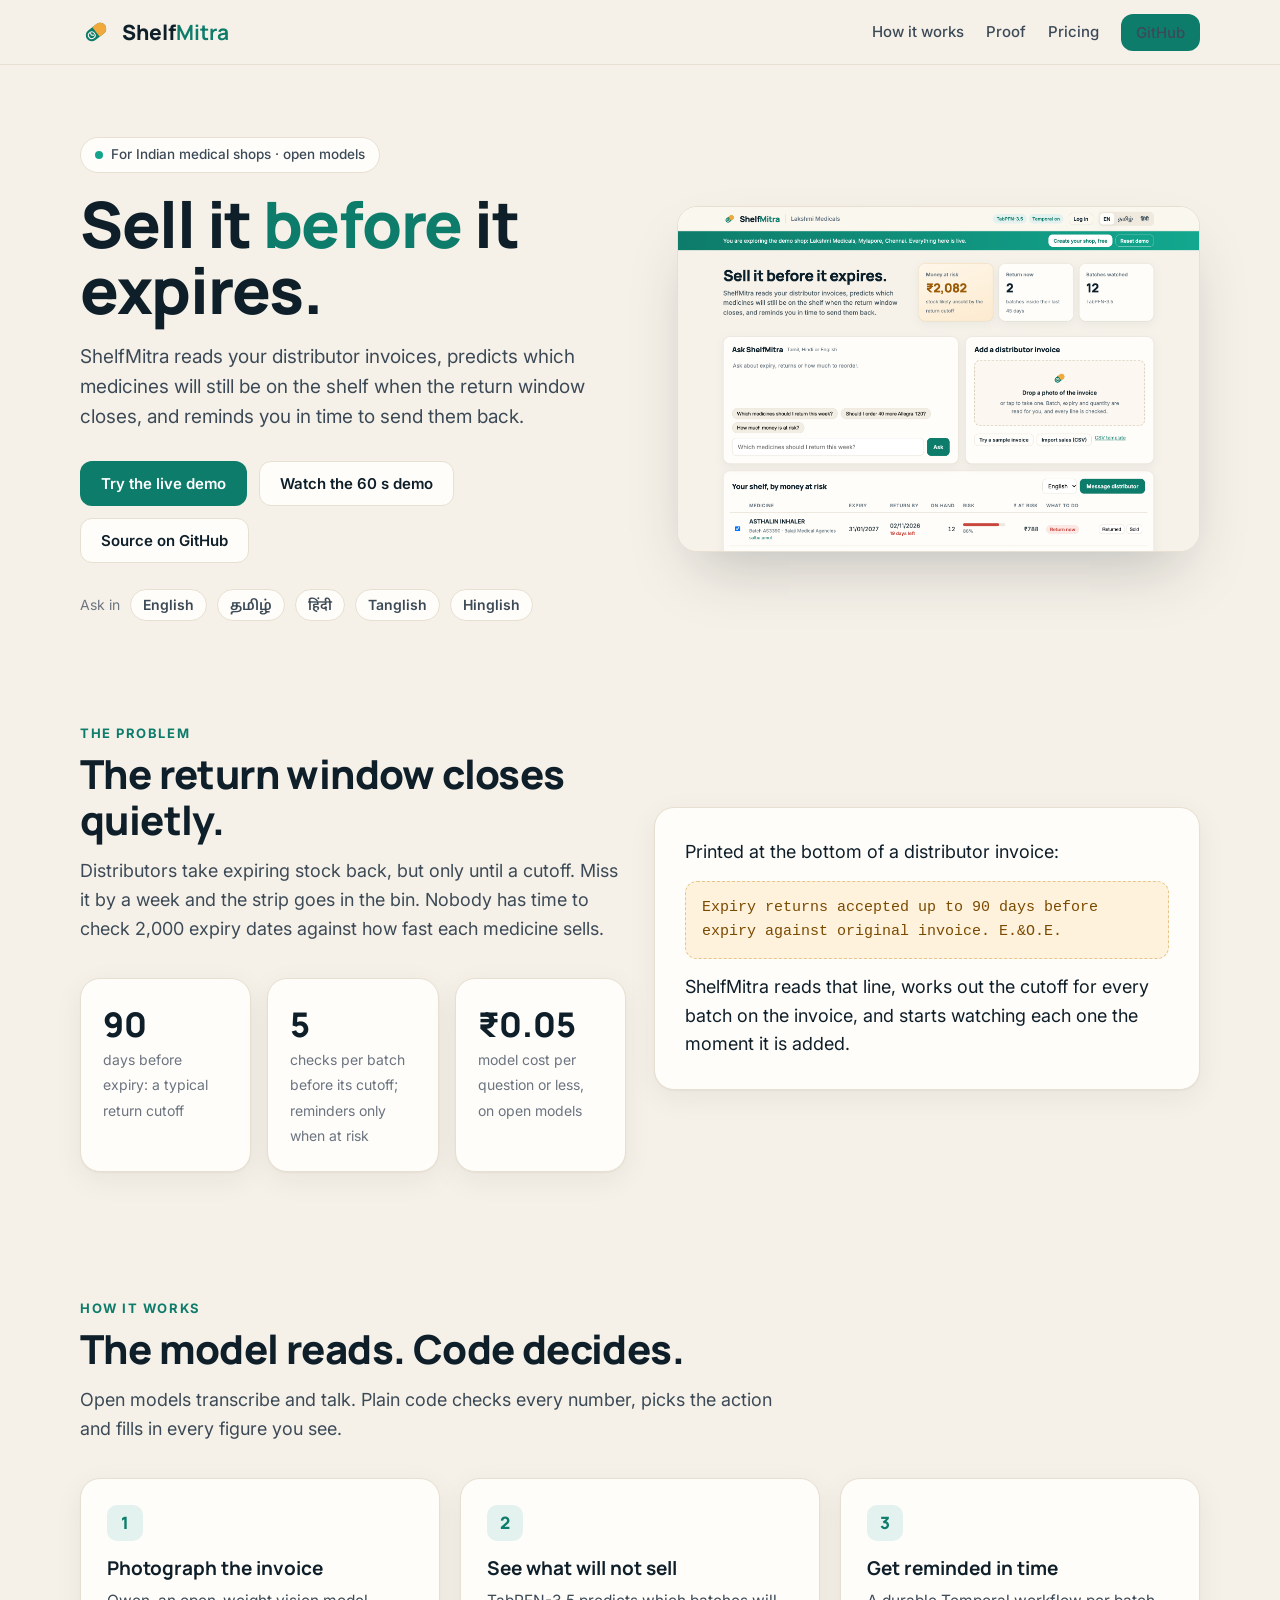
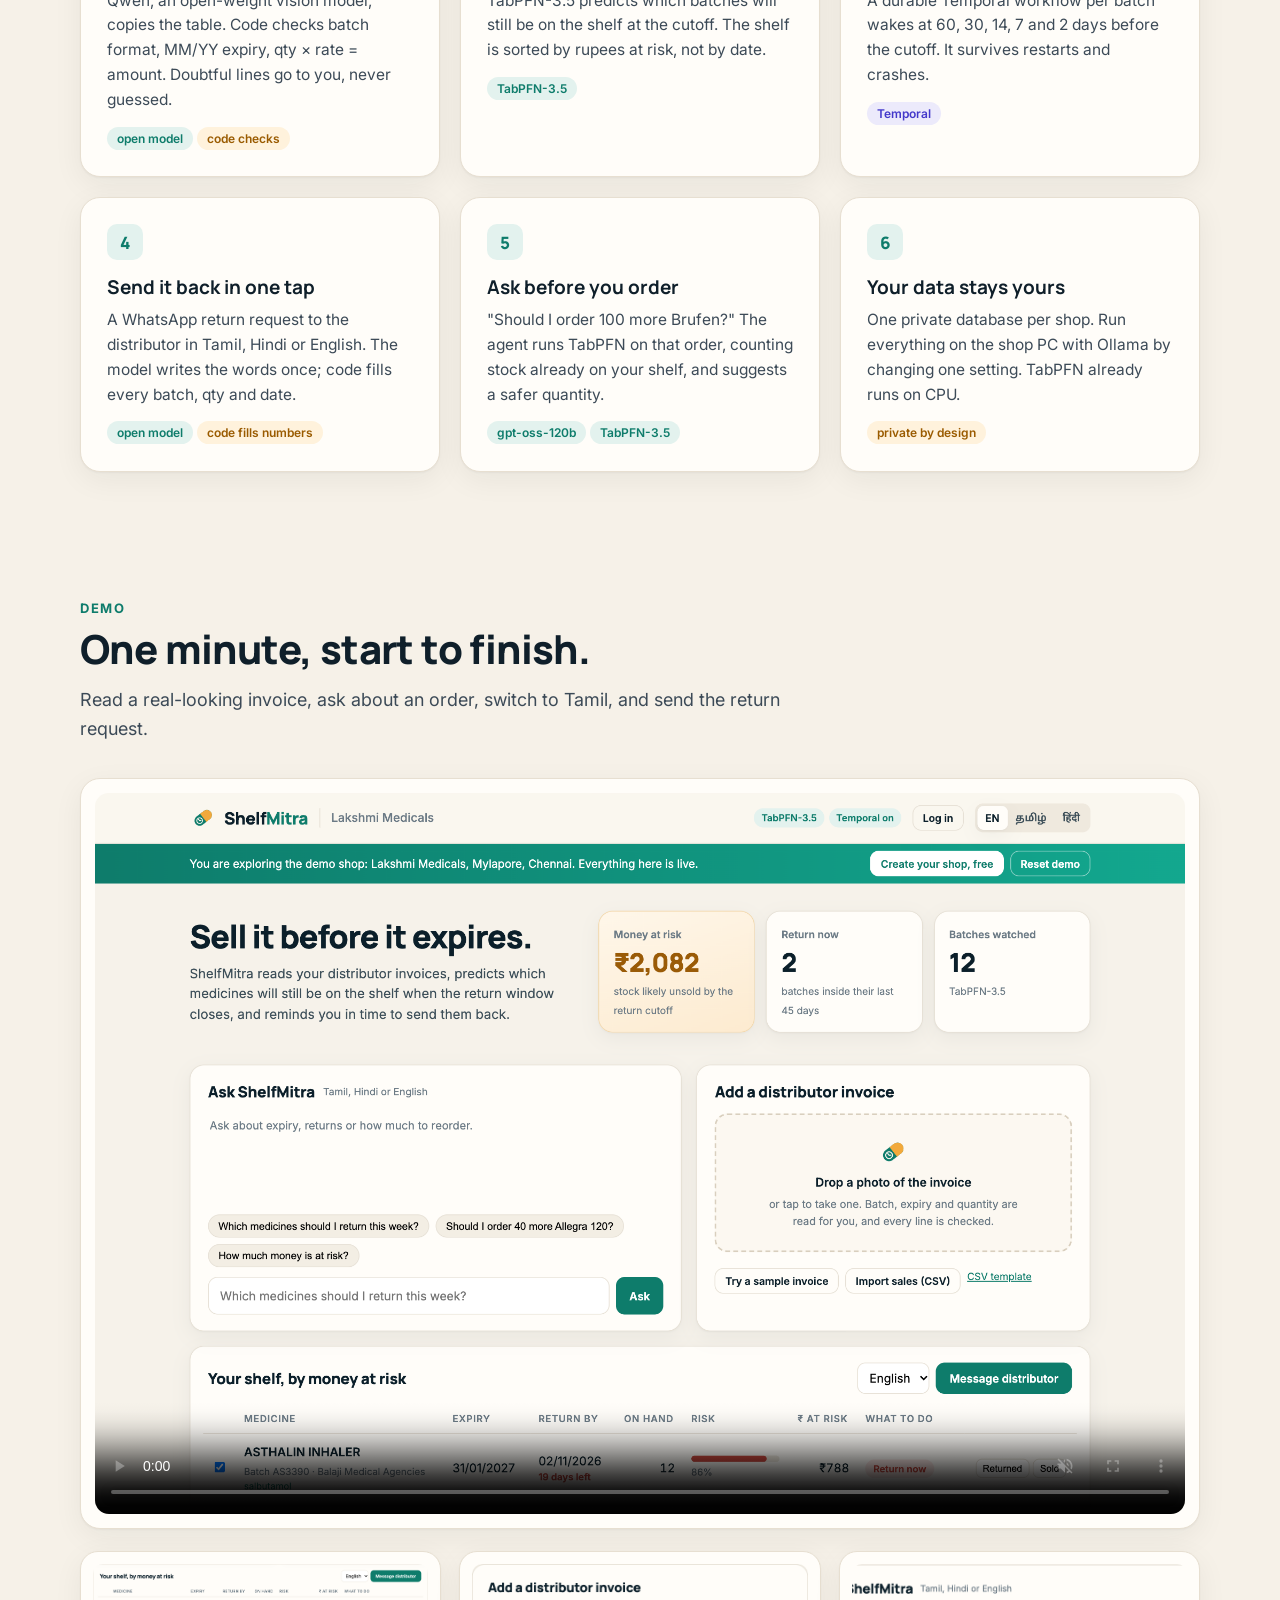
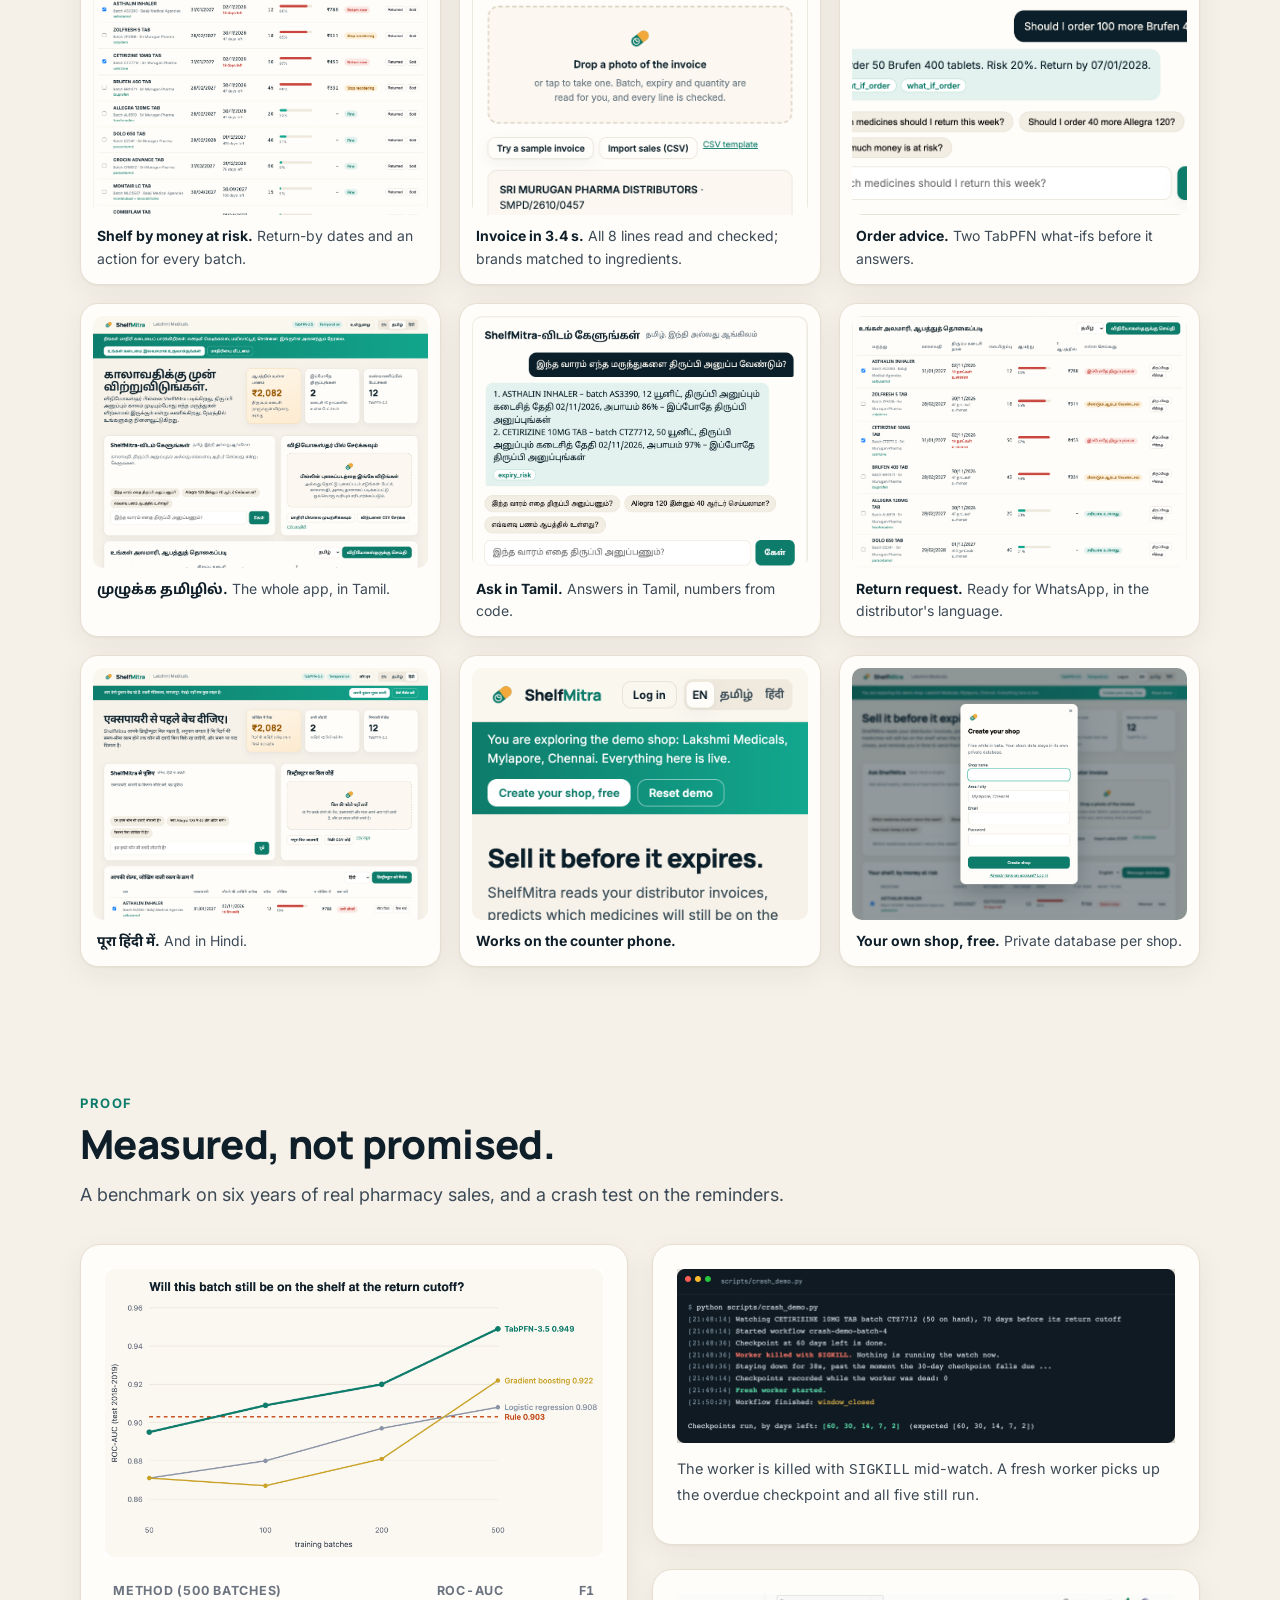
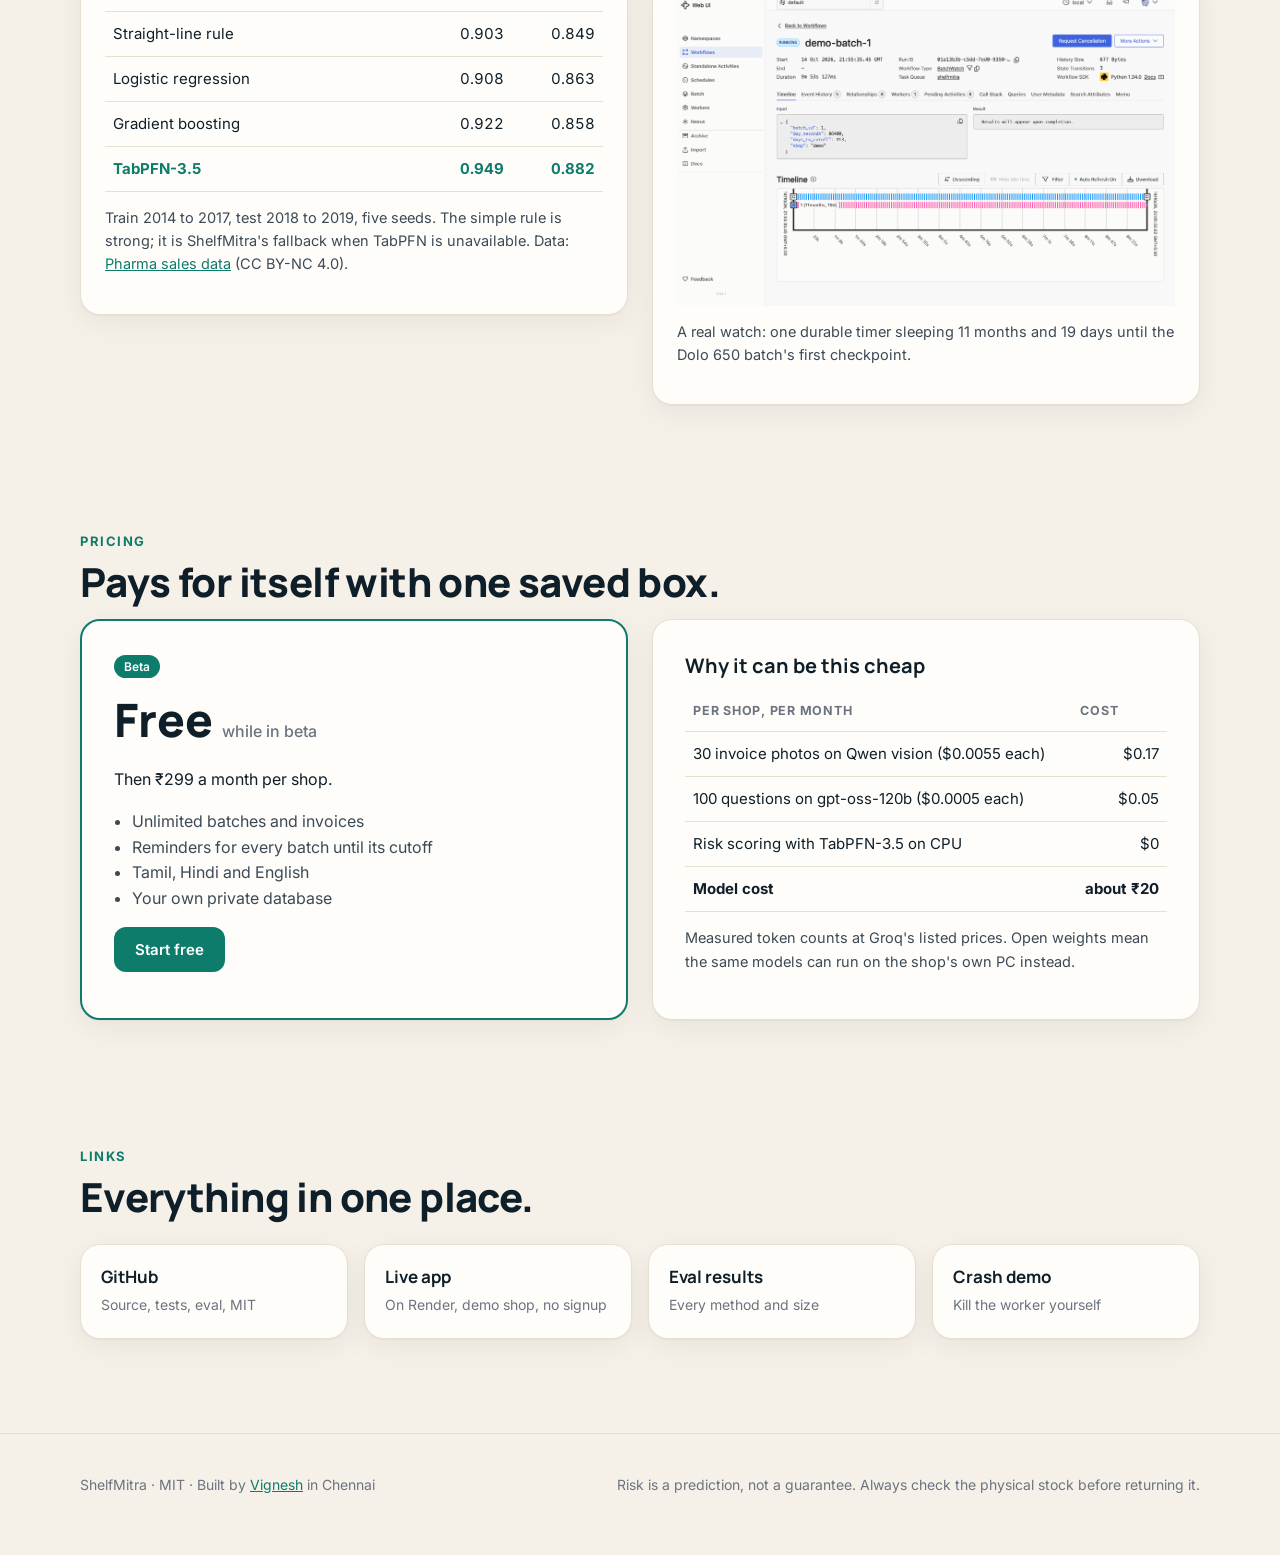
<file: docs/index.html>
<!doctype html>
<html lang="en">
<head>
<meta charset="utf-8">
<meta name="viewport" content="width=device-width, initial-scale=1">
<title>ShelfMitra · Sell it before it expires</title>
<meta name="description" content="ShelfMitra catches medicines that will expire unsold while the distributor will still take them back. For Indian medical shops, in Tamil, Hindi and English. Open-weight models, TabPFN-3.5 and Temporal.">
<meta property="og:title" content="ShelfMitra · Sell it before it expires">
<meta property="og:description" content="Expiry rescue for Indian medical shops, in Tamil, Hindi and English.">
<meta property="og:image" content="https://vignesh2027.github.io/shelfmitra/screens/01_dashboard.png">
<meta name="twitter:card" content="summary_large_image">
<link rel="icon" href="logo.svg" type="image/svg+xml">
<link rel="preconnect" href="https://fonts.googleapis.com">
<link href="https://fonts.googleapis.com/css2?family=Manrope:wght@600;700;800&family=Inter:wght@400;500;600&family=Noto+Sans+Tamil:wght@500;600&family=Noto+Sans+Devanagari:wght@500;600&display=swap" rel="stylesheet">
<style>
:root{--bg:#F6F1E8;--card:#FFFDF9;--ink:#0F1F2A;--ink2:#3C4A57;--muted:#6B7480;--line:#E7DFD1;--teal:#0E7C6B;--teal2:#14A38B;--gold:#E9A23B;--goldbg:#FFF2DC;--red:#C2410C;--shadow:0 1px 2px rgba(15,31,42,.04),0 8px 30px rgba(15,31,42,.06)}
*{box-sizing:border-box}html{scroll-behavior:smooth}
body{margin:0;background:var(--bg);color:var(--ink);font:16px/1.6 Inter,"Noto Sans Tamil","Noto Sans Devanagari",system-ui,sans-serif;-webkit-font-smoothing:antialiased}
a{color:var(--teal)}img,video{max-width:100%;display:block}
.wrap{max-width:1160px;margin:0 auto;padding:0 20px}
nav{position:sticky;top:0;z-index:5;background:rgba(246,241,232,.85);backdrop-filter:blur(10px);border-bottom:1px solid var(--line)}
.nav{display:flex;align-items:center;gap:18px;height:64px}
.brand{display:flex;align-items:center;gap:10px;font:800 21px Manrope;color:var(--ink);text-decoration:none}.brand b{color:var(--teal)}
.nav .links{margin-left:auto;display:flex;gap:22px;align-items:center}
.nav .links a{color:var(--ink2);text-decoration:none;font-weight:500;font-size:15px}
.btn{display:inline-flex;align-items:center;gap:8px;padding:12px 20px;border-radius:12px;font:600 15px Inter;text-decoration:none;border:1.5px solid transparent;transition:transform .15s,box-shadow .15s;white-space:nowrap}
.btn:hover{transform:translateY(-1px);box-shadow:var(--shadow)}
.btn.p{background:var(--teal);color:#fff}.btn.g{background:var(--card);color:var(--ink);border-color:var(--line)}
.btn.sm{padding:8px 14px;font-size:14px}
header.hero{padding:72px 0 40px}
.hero-grid{display:grid;grid-template-columns:1.05fr 1fr;gap:48px;align-items:center}
.eyebrow{display:inline-flex;gap:8px;align-items:center;background:var(--card);border:1px solid var(--line);border-radius:99px;padding:6px 14px;font-size:13.5px;color:var(--ink2);font-weight:500}
.eyebrow i{width:8px;height:8px;border-radius:50%;background:var(--teal2)}
h1{font:800 clamp(40px,5.6vw,64px)/1.04 Manrope;letter-spacing:-.02em;margin:18px 0 18px}
h1 em{font-style:normal;color:var(--teal)}
.lede{font-size:19px;color:var(--ink2);max-width:540px;margin:0 0 28px}
.ctas{display:flex;gap:12px;flex-wrap:wrap}
.langs{margin-top:26px;display:flex;gap:10px;flex-wrap:wrap;color:var(--muted);font-size:14px;align-items:center}
.langs span{background:var(--card);border:1px solid var(--line);padding:4px 12px;border-radius:99px;color:var(--ink2);font-weight:600}
.hero-shot{border-radius:20px;overflow:hidden;box-shadow:0 30px 60px -20px rgba(15,31,42,.25);border:1px solid var(--line);background:var(--card)}
section{padding:64px 0}
h2{font:800 clamp(28px,3.4vw,40px)/1.15 Manrope;letter-spacing:-.015em;margin:0 0 14px}
.kicker{font:700 13px Inter;letter-spacing:.12em;text-transform:uppercase;color:var(--teal);margin-bottom:10px}
.sub{color:var(--ink2);font-size:18px;max-width:720px;margin:0 0 34px}
.card{background:var(--card);border:1px solid var(--line);border-radius:20px;box-shadow:var(--shadow)}
.problem{display:grid;grid-template-columns:1fr 1fr;gap:28px;align-items:center}
.quote{padding:30px;font-size:18px}
.quote .inv{font-family:ui-monospace,Menlo,monospace;background:var(--goldbg);border:1px dashed #E6C58A;padding:14px 16px;border-radius:12px;font-size:15px;color:#7A4A00;margin:14px 0}
.stat{display:grid;grid-template-columns:repeat(3,1fr);gap:16px}
.stat div{padding:22px}.stat b{display:block;font:800 34px Manrope;color:var(--ink)}.stat small{color:var(--muted);font-size:14px}
.steps{display:grid;grid-template-columns:repeat(3,1fr);gap:20px}
.step{padding:26px}.step .n{width:36px;height:36px;border-radius:10px;background:#E3F2EE;color:var(--teal);font:800 17px Manrope;display:grid;place-items:center;margin-bottom:14px}
.step h3{font:700 19px Manrope;margin:0 0 8px}.step p{margin:0;color:var(--ink2);font-size:15.5px}
.step .tag{display:inline-block;margin-top:14px;font:600 12px Inter;padding:4px 10px;border-radius:99px;background:#E3F2EE;color:var(--teal)}
.step .tag.c{background:var(--goldbg);color:#9A5B00}.step .tag.t{background:#ECEAFB;color:#4338CA}
.video{padding:14px}.video video{border-radius:14px;width:100%}
.gallery{display:grid;grid-template-columns:repeat(3,1fr);gap:18px}
.gallery figure{margin:0;padding:12px;background:var(--card);border:1px solid var(--line);border-radius:18px;box-shadow:var(--shadow)}
.gallery img{border-radius:10px;aspect-ratio:4/3;object-fit:cover;object-position:top;width:100%;cursor:zoom-in}
.gallery figcaption{font-size:14px;color:var(--ink2);padding:10px 4px 2px}
.gallery figcaption b{color:var(--ink)}
.two{display:grid;grid-template-columns:1fr 1fr;gap:24px;align-items:start}
.pad{padding:24px}
table{width:100%;border-collapse:collapse;font-size:15px}
th,td{text-align:left;padding:10px 8px;border-bottom:1px solid var(--line)}th{font-size:12.5px;letter-spacing:.06em;text-transform:uppercase;color:var(--muted)}
td.n,th.n{text-align:right;font-variant-numeric:tabular-nums}tr.hl td{font-weight:700;color:var(--teal)}
.note{font-size:14.5px;color:var(--ink2);margin-top:14px}
.price{display:grid;grid-template-columns:1fr 1fr;gap:24px}
.plan{padding:32px}.plan .amt{font:800 46px Manrope}.plan .amt small{font:500 16px Inter;color:var(--muted)}
.plan ul{padding-left:18px;color:var(--ink2)}.plan.feat{border:2px solid var(--teal)}
.badge{display:inline-block;background:var(--teal);color:#fff;font:600 12px Inter;padding:4px 10px;border-radius:99px;margin-bottom:10px}
.econ td:last-child{text-align:right}
.links{display:grid;grid-template-columns:repeat(4,1fr);gap:16px}
.lk{padding:20px;text-decoration:none;color:var(--ink);display:block;transition:transform .15s}.lk:hover{transform:translateY(-2px)}
.lk b{display:block;font:700 17px Manrope;margin-bottom:4px}.lk span{color:var(--muted);font-size:14px}
footer{padding:40px 0 60px;color:var(--muted);font-size:14px;border-top:1px solid var(--line);margin-top:30px}
footer .wrap{display:flex;justify-content:space-between;gap:20px;flex-wrap:wrap}
dialog{border:0;padding:0;background:transparent;max-width:min(1400px,96vw)}dialog::backdrop{background:rgba(15,31,42,.7)}
dialog img{border-radius:12px;max-height:92vh;width:auto}
@media (max-width:900px){
 .hero-grid,.problem,.two,.price{grid-template-columns:1fr}
 .steps,.gallery{grid-template-columns:1fr 1fr}.links{grid-template-columns:1fr 1fr}
 .nav .links a:not(.btn){display:none}
 header.hero{padding:40px 0 20px}
}
@media (max-width:560px){.steps,.gallery,.links,.stat{grid-template-columns:1fr}section{padding:44px 0}}
</style>
</head>
<body>
<nav><div class="wrap nav">
  <a class="brand" href="#"><img src="logo.svg" width="32" height="32" alt=""><span>Shelf<b>Mitra</b></span></a>
  <div class="links">
    <a href="#how">How it works</a><a href="#proof">Proof</a><a href="#pricing">Pricing</a>
    <a class="btn p sm" href="https://github.com/vignesh2027/shelfmitra">GitHub</a>
  </div>
</div></nav>

<header class="hero"><div class="wrap hero-grid">
  <div>
    <span class="eyebrow"><i></i>For Indian medical shops · open models</span>
    <h1>Sell it <em>before</em> it expires.</h1>
    <p class="lede">ShelfMitra reads your distributor invoices, predicts which medicines will still be on the shelf when the return window closes, and reminds you in time to send them back.</p>
    <div class="ctas">
      <a class="btn p" id="live" href="https://shelfmitra.onrender.com">Try the live demo</a>
      <a class="btn g" href="#demo">Watch the 60 s demo</a>
      <a class="btn g" href="https://github.com/vignesh2027/shelfmitra">Source on GitHub</a>
    </div>
    <div class="langs">Ask in <span>English</span><span>தமிழ்</span><span>हिंदी</span><span>Tanglish</span><span>Hinglish</span></div>
  </div>
  <div class="hero-shot"><img src="screens/01_dashboard.png" alt="ShelfMitra dashboard showing ₹2,082 at risk across 12 batches"></div>
</div></header>

<section id="problem"><div class="wrap problem">
  <div>
    <div class="kicker">The problem</div>
    <h2>The return window closes quietly.</h2>
    <p class="sub">Distributors take expiring stock back, but only until a cutoff. Miss it by a week and the strip goes in the bin. Nobody has time to check 2,000 expiry dates against how fast each medicine sells.</p>
    <div class="stat">
      <div class="card"><b>90</b><small>days before expiry: a typical return cutoff</small></div>
      <div class="card"><b>5</b><small>checks per batch before its cutoff; reminders only when at risk</small></div>
      <div class="card"><b>₹0.05</b><small>model cost per question or less, on open models</small></div>
    </div>
  </div>
  <div class="card quote">
    Printed at the bottom of a distributor invoice:
    <div class="inv">Expiry returns accepted up to 90 days before expiry against original invoice. E.&amp;O.E.</div>
    ShelfMitra reads that line, works out the cutoff for every batch on the invoice, and starts watching each one the moment it is added.
  </div>
</div></section>

<section id="how"><div class="wrap">
  <div class="kicker">How it works</div>
  <h2>The model reads. Code decides.</h2>
  <p class="sub">Open models transcribe and talk. Plain code checks every number, picks the action and fills in every figure you see.</p>
  <div class="steps">
    <div class="card step"><div class="n">1</div><h3>Photograph the invoice</h3><p>Qwen, an open-weight vision model, copies the table. Code checks batch format, MM/YY expiry, qty × rate = amount. Doubtful lines go to you, never guessed.</p><span class="tag">open model</span> <span class="tag c">code checks</span></div>
    <div class="card step"><div class="n">2</div><h3>See what will not sell</h3><p>TabPFN-3.5 predicts which batches will still be on the shelf at the cutoff. The shelf is sorted by rupees at risk, not by date.</p><span class="tag">TabPFN-3.5</span></div>
    <div class="card step"><div class="n">3</div><h3>Get reminded in time</h3><p>A durable Temporal workflow per batch wakes at 60, 30, 14, 7 and 2 days before the cutoff. It survives restarts and crashes.</p><span class="tag t">Temporal</span></div>
    <div class="card step"><div class="n">4</div><h3>Send it back in one tap</h3><p>A WhatsApp return request to the distributor in Tamil, Hindi or English. The model writes the words once; code fills every batch, qty and date.</p><span class="tag">open model</span> <span class="tag c">code fills numbers</span></div>
    <div class="card step"><div class="n">5</div><h3>Ask before you order</h3><p>"Should I order 100 more Brufen?" The agent runs TabPFN on that order, counting stock already on your shelf, and suggests a safer quantity.</p><span class="tag">gpt-oss-120b</span> <span class="tag">TabPFN-3.5</span></div>
    <div class="card step"><div class="n">6</div><h3>Your data stays yours</h3><p>One private database per shop. Run everything on the shop PC with Ollama by changing one setting. TabPFN already runs on CPU.</p><span class="tag c">private by design</span></div>
  </div>
</div></section>

<section id="demo"><div class="wrap">
  <div class="kicker">Demo</div>
  <h2>One minute, start to finish.</h2>
  <p class="sub">Read a real-looking invoice, ask about an order, switch to Tamil, and send the return request.</p>
  <div class="card video"><video src="media/shelfmitra-demo.mp4" controls muted playsinline preload="metadata" poster="screens/01_dashboard.png"></video></div>
  <div class="gallery" style="margin-top:22px">
    <figure><img src="screens/03_shelf.png" alt="Shelf sorted by money at risk" loading="lazy"><figcaption><b>Shelf by money at risk.</b> Return-by dates and an action for every batch.</figcaption></figure>
    <figure><img src="screens/09_invoice_read.png" alt="Invoice read and checked" loading="lazy"><figcaption><b>Invoice in 3.4 s.</b> All 8 lines read and checked; brands matched to ingredients.</figcaption></figure>
    <figure><img src="screens/07_ask_order.png" alt="Order advice" loading="lazy"><figcaption><b>Order advice.</b> Two TabPFN what-ifs before it answers.</figcaption></figure>
    <figure><img src="screens/04_tamil.png" alt="Tamil interface" loading="lazy"><figcaption><b>முழுக்க தமிழில்.</b> The whole app, in Tamil.</figcaption></figure>
    <figure><img src="screens/06_ask_tamil.png" alt="Agent answering in Tamil" loading="lazy"><figcaption><b>Ask in Tamil.</b> Answers in Tamil, numbers from code.</figcaption></figure>
    <figure><img src="screens/10_message_tamil.png" alt="Return request in Tamil" loading="lazy"><figcaption><b>Return request.</b> Ready for WhatsApp, in the distributor's language.</figcaption></figure>
    <figure><img src="screens/05_hindi.png" alt="Hindi interface" loading="lazy"><figcaption><b>पूरा हिंदी में.</b> And in Hindi.</figcaption></figure>
    <figure><img src="screens/12_mobile.png" alt="Mobile" loading="lazy"><figcaption><b>Works on the counter phone.</b></figcaption></figure>
    <figure><img src="screens/11_signup.png" alt="Sign up" loading="lazy"><figcaption><b>Your own shop, free.</b> Private database per shop.</figcaption></figure>
  </div>
</div></section>

<section id="proof"><div class="wrap">
  <div class="kicker">Proof</div>
  <h2>Measured, not promised.</h2>
  <p class="sub">A benchmark on six years of real pharmacy sales, and a crash test on the reminders.</p>
  <div class="two">
    <div class="card pad">
      <img src="screens/15_eval_chart.png" alt="ROC-AUC by training size: TabPFN-3.5 reaches 0.949 at 500 batches; rule 0.903" loading="lazy">
      <table style="margin-top:14px">
        <tr><th>Method (500 batches)</th><th class="n">ROC-AUC</th><th class="n">F1</th></tr>
        <tr><td>Straight-line rule</td><td class="n">0.903</td><td class="n">0.849</td></tr>
        <tr><td>Logistic regression</td><td class="n">0.908</td><td class="n">0.863</td></tr>
        <tr><td>Gradient boosting</td><td class="n">0.922</td><td class="n">0.858</td></tr>
        <tr class="hl"><td>TabPFN-3.5</td><td class="n">0.949</td><td class="n">0.882</td></tr>
      </table>
      <p class="note">Train 2014 to 2017, test 2018 to 2019, five seeds. The simple rule is strong; it is ShelfMitra's fallback when TabPFN is unavailable. Data: <a href="https://www.kaggle.com/datasets/milanzdravkovic/pharma-sales-data">Pharma sales data</a> (CC BY-NC 4.0).</p>
    </div>
    <div>
      <div class="card pad"><img src="screens/17_crash_terminal.png" alt="Crash demo: worker killed with SIGKILL, all checkpoints still ran" loading="lazy">
      <p class="note">The worker is killed with <code>SIGKILL</code> mid-watch. A fresh worker picks up the overdue checkpoint and all five still run.</p></div>
      <div class="card pad" style="margin-top:24px"><img src="screens/18_temporal_ui_watch.png" alt="Temporal UI: a durable timer sleeping 11 months 19 days" loading="lazy">
      <p class="note">A real watch: one durable timer sleeping 11 months and 19 days until the Dolo 650 batch's first checkpoint.</p></div>
    </div>
  </div>
</div></section>

<section id="pricing"><div class="wrap">
  <div class="kicker">Pricing</div>
  <h2>Pays for itself with one saved box.</h2>
  <div class="price">
    <div class="card plan feat"><span class="badge">Beta</span><div class="amt">Free <small>while in beta</small></div><p>Then ₹299 a month per shop.</p>
      <ul><li>Unlimited batches and invoices</li><li>Reminders for every batch until its cutoff</li><li>Tamil, Hindi and English</li><li>Your own private database</li></ul>
      <a class="btn p" href="https://shelfmitra.onrender.com">Start free</a></div>
    <div class="card plan"><h3 style="font:700 20px Manrope;margin:0 0 12px">Why it can be this cheap</h3>
      <table class="econ">
        <tr><th>Per shop, per month</th><th>Cost</th></tr>
        <tr><td>30 invoice photos on Qwen vision ($0.0055 each)</td><td>$0.17</td></tr>
        <tr><td>100 questions on gpt-oss-120b ($0.0005 each)</td><td>$0.05</td></tr>
        <tr><td>Risk scoring with TabPFN-3.5 on CPU</td><td>$0</td></tr>
        <tr><td><b>Model cost</b></td><td><b>about ₹20</b></td></tr>
      </table>
      <p class="note">Measured token counts at Groq's listed prices. Open weights mean the same models can run on the shop's own PC instead.</p></div>
  </div>
</div></section>

<section id="links"><div class="wrap">
  <div class="kicker">Links</div>
  <h2>Everything in one place.</h2>
  <div class="links" style="margin-top:24px">
    <a class="card lk" href="https://github.com/vignesh2027/shelfmitra"><b>GitHub</b><span>Source, tests, eval, MIT</span></a>
    <a class="card lk" id="live2" href="https://shelfmitra.onrender.com"><b>Live app</b><span>On Render, demo shop, no signup</span></a>
    <a class="card lk" href="https://github.com/vignesh2027/shelfmitra/blob/master/eval/results.md"><b>Eval results</b><span>Every method and size</span></a>
    <a class="card lk" href="https://github.com/vignesh2027/shelfmitra/blob/master/scripts/crash_demo.py"><b>Crash demo</b><span>Kill the worker yourself</span></a>
  </div>
</div></section>

<footer><div class="wrap">
  <span>ShelfMitra · MIT · Built by <a href="https://github.com/vignesh2027">Vignesh</a> in Chennai</span>
  <span>Risk is a prediction, not a guarantee. Always check the physical stock before returning it.</span>
</div></footer>

<dialog id="zoom"><img alt=""></dialog>
<script>
const z = document.getElementById("zoom");
document.querySelectorAll(".gallery img, .pad img").forEach((i) => i.addEventListener("click", () => { z.querySelector("img").src = i.src; z.showModal(); }));
z.addEventListener("click", () => z.close());
</script>
</body>
</html>
</file>
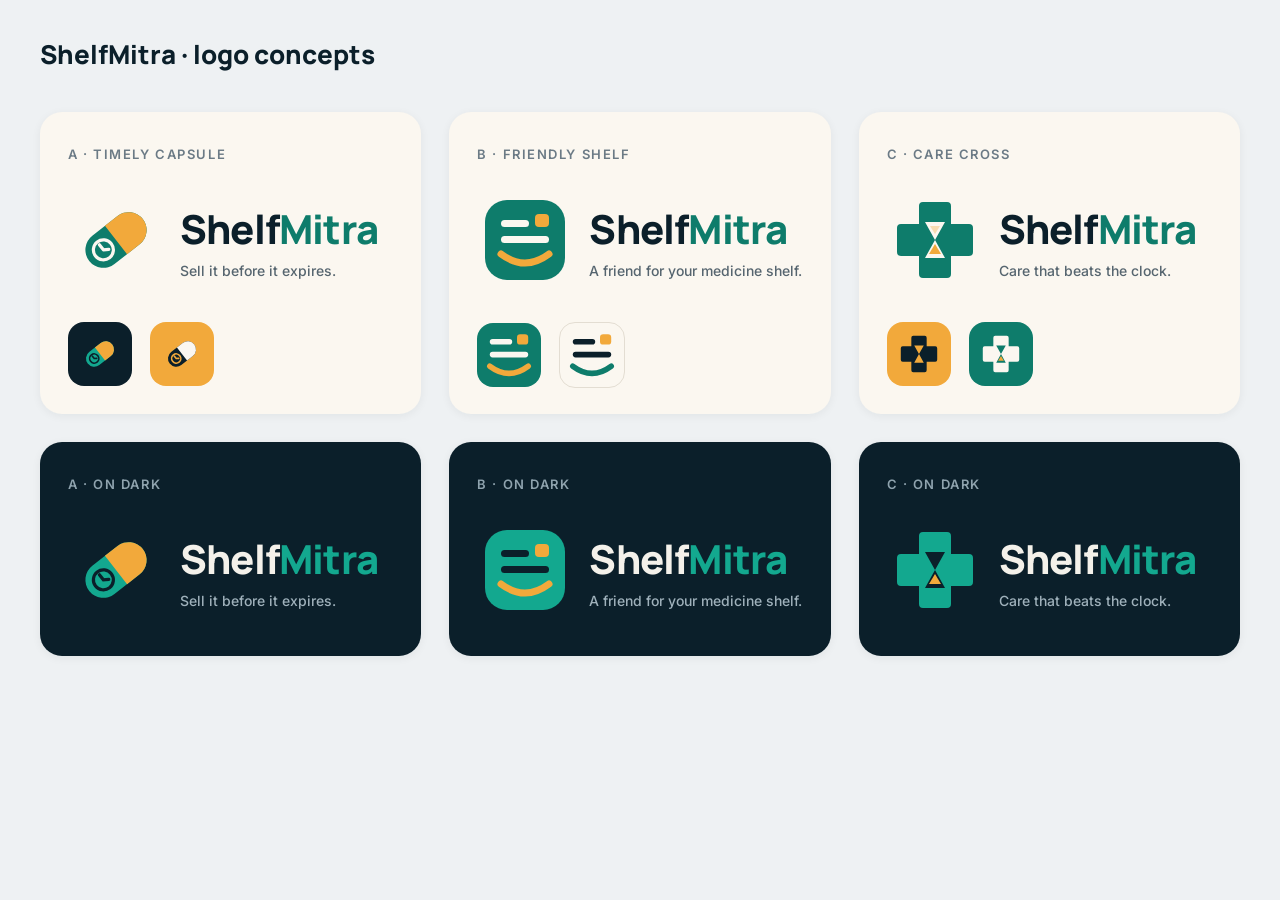
<file: brand/concepts.html>
<!doctype html>
<html><head><meta charset="utf-8">
<link href="https://fonts.googleapis.com/css2?family=Manrope:wght@600;700;800&family=Inter:wght@400;500&display=swap" rel="stylesheet">
<style>
  :root { --ink:#0B1F2A; --teal:#0E7C6B; --teal2:#13A88F; --marigold:#F2A93B; --cream:#FBF7F0; }
  body { margin:0; background:#EEF1F3; font-family: Inter, sans-serif; }
  .sheet { display:grid; grid-template-columns: repeat(3, 1fr); gap:28px; padding:40px; }
  .card { background:var(--cream); border-radius:22px; padding:34px 28px 26px; box-shadow:0 2px 10px rgba(11,31,42,.06); }
  .card.dark { background:#0B1F2A; }
  .label { font: 600 13px Inter; letter-spacing:.12em; text-transform:uppercase; color:#6B7A85; margin-bottom:18px; }
  .dark .label { color:#8FA3AE; }
  .lockup { display:flex; align-items:center; gap:16px; height:120px; }
  .word { font: 800 40px Manrope, sans-serif; letter-spacing:-.02em; color:var(--ink); }
  .word span { color:var(--teal); }
  .dark .word { color:#F4F1EA; } .dark .word span { color:var(--teal2); }
  .tag { font: 500 14px Inter; color:#56656F; margin-top:6px; }
  .dark .tag { color:#9FB1BB; }
  .icons { display:flex; gap:18px; margin-top:22px; align-items:center; }
  .app { width:64px; height:64px; border-radius:16px; display:grid; place-items:center; }
  h1 { font: 800 26px Manrope; color:#0B1F2A; margin:36px 40px 0; }
</style></head>
<body>
<h1>ShelfMitra · logo concepts</h1>
<div class="sheet">

<!-- A: Timely Capsule -->
<div class="card"><div class="label">A · Timely Capsule</div>
  <div class="lockup">
    <svg width="96" height="96" viewBox="0 0 96 96">
      <g transform="rotate(-38 48 48)">
        <rect x="14" y="30" width="68" height="36" rx="18" fill="#0E7C6B"/>
        <path d="M48 30 H64 a18 18 0 0 1 0 36 H48 Z" fill="#F2A93B"/>
        <circle cx="32" cy="48" r="10" fill="none" stroke="#FBF7F0" stroke-width="3.2"/>
        <path d="M32 41.5 V48 L36.5 51" fill="none" stroke="#FBF7F0" stroke-width="3.2" stroke-linecap="round" stroke-linejoin="round"/>
      </g>
    </svg>
    <div><div class="word">Shelf<span>Mitra</span></div><div class="tag">Sell it before it expires.</div></div>
  </div>
  <div class="icons">
    <div class="app" style="background:#0B1F2A"><svg width="44" height="44" viewBox="0 0 96 96"><g transform="rotate(-38 48 48)"><rect x="14" y="30" width="68" height="36" rx="18" fill="#13A88F"/><path d="M48 30 H64 a18 18 0 0 1 0 36 H48 Z" fill="#F2A93B"/><circle cx="32" cy="48" r="10" fill="none" stroke="#0B1F2A" stroke-width="3.6"/><path d="M32 41.5 V48 L36.5 51" fill="none" stroke="#0B1F2A" stroke-width="3.6" stroke-linecap="round"/></g></svg></div>
    <div class="app" style="background:#F2A93B"><svg width="44" height="44" viewBox="0 0 96 96"><g transform="rotate(-38 48 48)"><rect x="14" y="30" width="68" height="36" rx="18" fill="#0B1F2A"/><path d="M48 30 H64 a18 18 0 0 1 0 36 H48 Z" fill="#FBF7F0"/><circle cx="32" cy="48" r="10" fill="none" stroke="#F2A93B" stroke-width="3.6"/><path d="M32 41.5 V48 L36.5 51" fill="none" stroke="#F2A93B" stroke-width="3.6" stroke-linecap="round"/></g></svg></div>
  </div>
</div>

<!-- B: Friendly Shelf -->
<div class="card"><div class="label">B · Friendly Shelf</div>
  <div class="lockup">
    <svg width="96" height="96" viewBox="0 0 96 96">
      <rect x="8" y="8" width="80" height="80" rx="22" fill="#0E7C6B"/>
      <rect x="24" y="28" width="28" height="7" rx="3.5" fill="#FBF7F0"/>
      <rect x="58" y="22" width="14" height="13" rx="4" fill="#F2A93B"/>
      <rect x="24" y="44" width="48" height="7" rx="3.5" fill="#FBF7F0"/>
      <path d="M24 62 Q48 80 72 62" fill="none" stroke="#F2A93B" stroke-width="7" stroke-linecap="round"/>
    </svg>
    <div><div class="word">Shelf<span>Mitra</span></div><div class="tag">A friend for your medicine shelf.</div></div>
  </div>
  <div class="icons">
    <div class="app" style="background:#0E7C6B"><svg width="64" height="64" viewBox="8 8 80 80"><rect x="24" y="28" width="28" height="7" rx="3.5" fill="#FBF7F0"/><rect x="58" y="22" width="14" height="13" rx="4" fill="#F2A93B"/><rect x="24" y="44" width="48" height="7" rx="3.5" fill="#FBF7F0"/><path d="M24 62 Q48 80 72 62" fill="none" stroke="#F2A93B" stroke-width="7" stroke-linecap="round"/></svg></div>
    <div class="app" style="background:#FBF7F0;border:1px solid #E3DDD2"><svg width="64" height="64" viewBox="8 8 80 80"><rect x="24" y="28" width="28" height="7" rx="3.5" fill="#0B1F2A"/><rect x="58" y="22" width="14" height="13" rx="4" fill="#F2A93B"/><rect x="24" y="44" width="48" height="7" rx="3.5" fill="#0B1F2A"/><path d="M24 62 Q48 80 72 62" fill="none" stroke="#0E7C6B" stroke-width="7" stroke-linecap="round"/></svg></div>
  </div>
</div>

<!-- C: Care Cross -->
<div class="card"><div class="label">C · Care Cross</div>
  <div class="lockup">
    <svg width="96" height="96" viewBox="0 0 96 96">
      <path d="M36 10 H60 a4 4 0 0 1 4 4 V32 H82 a4 4 0 0 1 4 4 V60 a4 4 0 0 1 -4 4 H64 V82 a4 4 0 0 1 -4 4 H36 a4 4 0 0 1 -4 -4 V64 H14 a4 4 0 0 1 -4 -4 V36 a4 4 0 0 1 4 -4 H32 V14 a4 4 0 0 1 4 -4 Z" fill="#0E7C6B"/>
      <path d="M38 30 H58 L48 48 L58 66 H38 L48 48 Z" fill="#FBF7F0"/>
      <path d="M42 62 H54 L48 52 Z" fill="#F2A93B"/>
      <path d="M43 34 H53 L48 42 Z" fill="#F2A93B" opacity=".35"/>
    </svg>
    <div><div class="word">Shelf<span>Mitra</span></div><div class="tag">Care that beats the clock.</div></div>
  </div>
  <div class="icons">
    <div class="app" style="background:#F2A93B"><svg width="46" height="46" viewBox="0 0 96 96"><path d="M36 10 H60 a4 4 0 0 1 4 4 V32 H82 a4 4 0 0 1 4 4 V60 a4 4 0 0 1 -4 4 H64 V82 a4 4 0 0 1 -4 4 H36 a4 4 0 0 1 -4 -4 V64 H14 a4 4 0 0 1 -4 -4 V36 a4 4 0 0 1 4 -4 H32 V14 a4 4 0 0 1 4 -4 Z" fill="#0B1F2A"/><path d="M38 30 H58 L48 48 L58 66 H38 L48 48 Z" fill="#F2A93B"/></svg></div>
    <div class="app" style="background:#0E7C6B"><svg width="46" height="46" viewBox="0 0 96 96"><path d="M36 10 H60 a4 4 0 0 1 4 4 V32 H82 a4 4 0 0 1 4 4 V60 a4 4 0 0 1 -4 4 H64 V82 a4 4 0 0 1 -4 4 H36 a4 4 0 0 1 -4 -4 V64 H14 a4 4 0 0 1 -4 -4 V36 a4 4 0 0 1 4 -4 H32 V14 a4 4 0 0 1 4 -4 Z" fill="#FBF7F0"/><path d="M38 30 H58 L48 48 L58 66 H38 L48 48 Z" fill="#0E7C6B"/><path d="M42 62 H54 L48 52 Z" fill="#F2A93B"/></svg></div>
  </div>
</div>

<!-- dark versions -->
<div class="card dark"><div class="label">A · on dark</div><div class="lockup">
  <svg width="96" height="96" viewBox="0 0 96 96"><g transform="rotate(-38 48 48)"><rect x="14" y="30" width="68" height="36" rx="18" fill="#13A88F"/><path d="M48 30 H64 a18 18 0 0 1 0 36 H48 Z" fill="#F2A93B"/><circle cx="32" cy="48" r="10" fill="none" stroke="#0B1F2A" stroke-width="3.2"/><path d="M32 41.5 V48 L36.5 51" fill="none" stroke="#0B1F2A" stroke-width="3.2" stroke-linecap="round"/></g></svg>
  <div><div class="word">Shelf<span>Mitra</span></div><div class="tag">Sell it before it expires.</div></div></div></div>
<div class="card dark"><div class="label">B · on dark</div><div class="lockup">
  <svg width="96" height="96" viewBox="0 0 96 96"><rect x="8" y="8" width="80" height="80" rx="22" fill="#13A88F"/><rect x="24" y="28" width="28" height="7" rx="3.5" fill="#0B1F2A"/><rect x="58" y="22" width="14" height="13" rx="4" fill="#F2A93B"/><rect x="24" y="44" width="48" height="7" rx="3.5" fill="#0B1F2A"/><path d="M24 62 Q48 80 72 62" fill="none" stroke="#F2A93B" stroke-width="7" stroke-linecap="round"/></svg>
  <div><div class="word">Shelf<span>Mitra</span></div><div class="tag">A friend for your medicine shelf.</div></div></div></div>
<div class="card dark"><div class="label">C · on dark</div><div class="lockup">
  <svg width="96" height="96" viewBox="0 0 96 96"><path d="M36 10 H60 a4 4 0 0 1 4 4 V32 H82 a4 4 0 0 1 4 4 V60 a4 4 0 0 1 -4 4 H64 V82 a4 4 0 0 1 -4 4 H36 a4 4 0 0 1 -4 -4 V64 H14 a4 4 0 0 1 -4 -4 V36 a4 4 0 0 1 4 -4 H32 V14 a4 4 0 0 1 4 -4 Z" fill="#13A88F"/><path d="M38 30 H58 L48 48 L58 66 H38 L48 48 Z" fill="#0B1F2A"/><path d="M42 62 H54 L48 52 Z" fill="#F2A93B"/></svg>
  <div><div class="word">Shelf<span>Mitra</span></div><div class="tag">Care that beats the clock.</div></div></div></div>

</div>
</body></html>
</file>
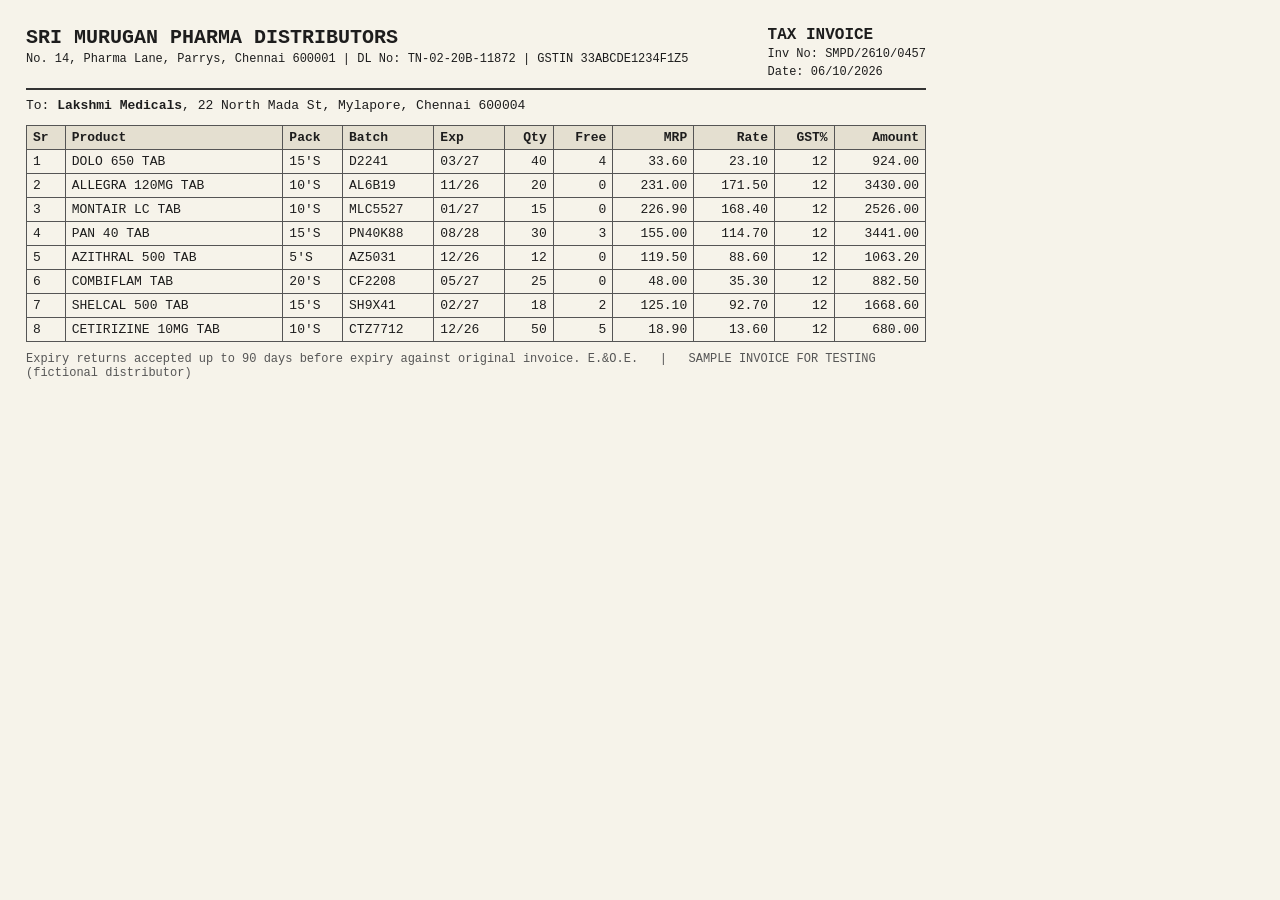
<file: data/samples/invoice_sample.html>
<!doctype html>
<html><head><meta charset="utf-8"><style>
body{font-family:"Courier New",monospace;background:#f6f3ea;margin:0;padding:26px;color:#1d1d1d;width:900px}
.top{display:flex;justify-content:space-between;border-bottom:2px solid #333;padding-bottom:8px}
h1{font-size:20px;margin:0}
small{font-size:12px}
table{width:100%;border-collapse:collapse;margin-top:12px;font-size:13px}
th,td{border:1px solid #555;padding:4px 6px;text-align:left}
th{background:#e4dfd0}
.r{text-align:right}
.stamp{margin-top:10px;font-size:12px;color:#555}
</style></head><body>
<div class="top">
  <div><h1>SRI MURUGAN PHARMA DISTRIBUTORS</h1>
  <small>No. 14, Pharma Lane, Parrys, Chennai 600001 | DL No: TN-02-20B-11872 | GSTIN 33ABCDE1234F1Z5</small></div>
  <div><b>TAX INVOICE</b><br><small>Inv No: SMPD/2610/0457<br>Date: 06/10/2026</small></div>
</div>
<div style="margin-top:8px;font-size:13px">To: <b>Lakshmi Medicals</b>, 22 North Mada St, Mylapore, Chennai 600004</div>
<table>
<tr><th>Sr</th><th>Product</th><th>Pack</th><th>Batch</th><th>Exp</th><th class="r">Qty</th><th class="r">Free</th><th class="r">MRP</th><th class="r">Rate</th><th class="r">GST%</th><th class="r">Amount</th></tr>
<tr><td>1</td><td>DOLO 650 TAB</td><td>15'S</td><td>D2241</td><td>03/27</td><td class="r">40</td><td class="r">4</td><td class="r">33.60</td><td class="r">23.10</td><td class="r">12</td><td class="r">924.00</td></tr>
<tr><td>2</td><td>ALLEGRA 120MG TAB</td><td>10'S</td><td>AL6B19</td><td>11/26</td><td class="r">20</td><td class="r">0</td><td class="r">231.00</td><td class="r">171.50</td><td class="r">12</td><td class="r">3430.00</td></tr>
<tr><td>3</td><td>MONTAIR LC TAB</td><td>10'S</td><td>MLC5527</td><td>01/27</td><td class="r">15</td><td class="r">0</td><td class="r">226.90</td><td class="r">168.40</td><td class="r">12</td><td class="r">2526.00</td></tr>
<tr><td>4</td><td>PAN 40 TAB</td><td>15'S</td><td>PN40K88</td><td>08/28</td><td class="r">30</td><td class="r">3</td><td class="r">155.00</td><td class="r">114.70</td><td class="r">12</td><td class="r">3441.00</td></tr>
<tr><td>5</td><td>AZITHRAL 500 TAB</td><td>5'S</td><td>AZ5031</td><td>12/26</td><td class="r">12</td><td class="r">0</td><td class="r">119.50</td><td class="r">88.60</td><td class="r">12</td><td class="r">1063.20</td></tr>
<tr><td>6</td><td>COMBIFLAM TAB</td><td>20'S</td><td>CF2208</td><td>05/27</td><td class="r">25</td><td class="r">0</td><td class="r">48.00</td><td class="r">35.30</td><td class="r">12</td><td class="r">882.50</td></tr>
<tr><td>7</td><td>SHELCAL 500 TAB</td><td>15'S</td><td>SH9X41</td><td>02/27</td><td class="r">18</td><td class="r">2</td><td class="r">125.10</td><td class="r">92.70</td><td class="r">12</td><td class="r">1668.60</td></tr>
<tr><td>8</td><td>CETIRIZINE 10MG TAB</td><td>10'S</td><td>CTZ7712</td><td>12/26</td><td class="r">50</td><td class="r">5</td><td class="r">18.90</td><td class="r">13.60</td><td class="r">12</td><td class="r">680.00</td></tr>
</table>
<div class="stamp">Expiry returns accepted up to 90 days before expiry against original invoice. E.&amp;O.E. &nbsp; | &nbsp; SAMPLE INVOICE FOR TESTING (fictional distributor)</div>
</body></html>
</file>
